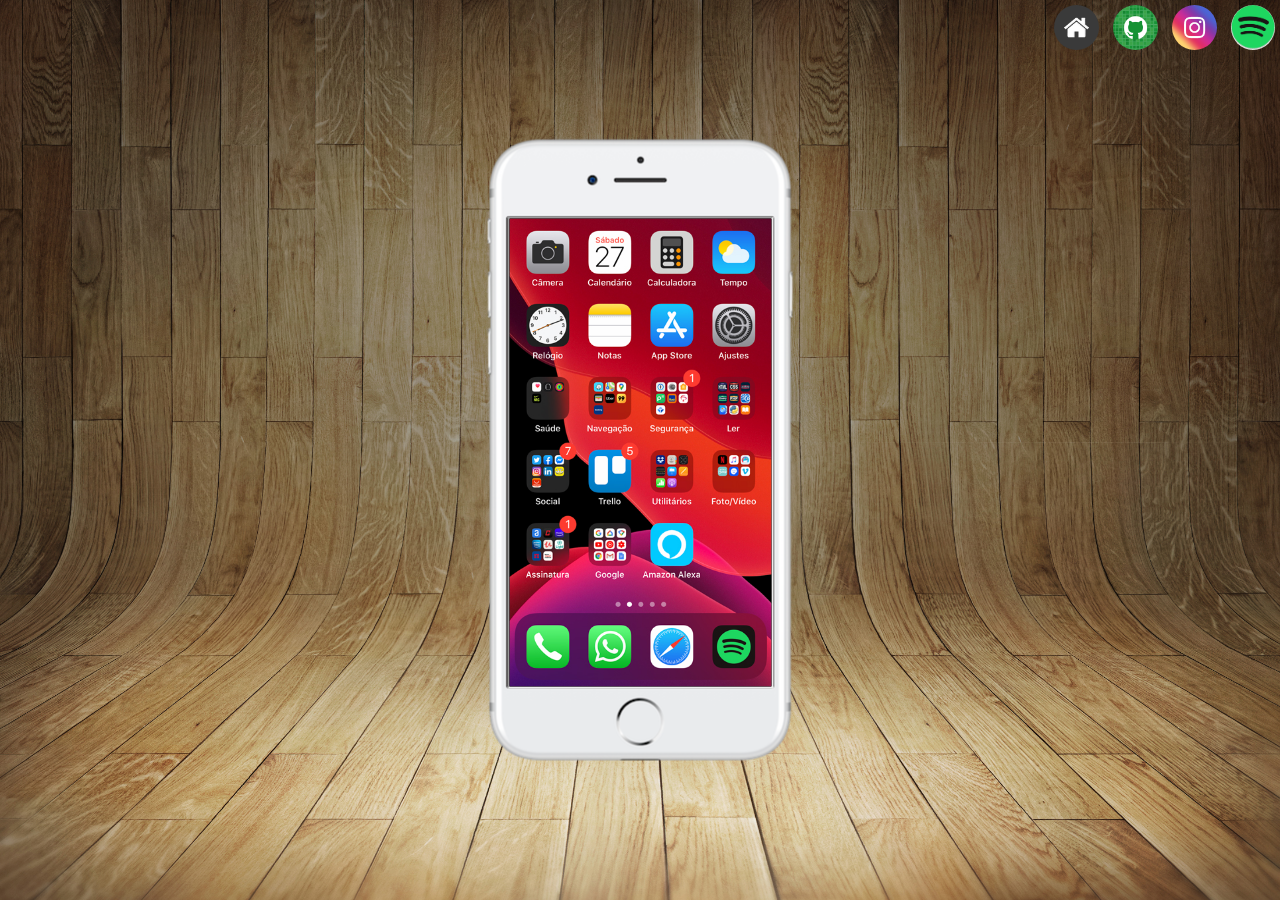
<file: index.html>
<!DOCTYPE html>
<html lang="pt-br">
<head>
    <meta charset="UTF-8">
    <meta http-equiv="X-UA-Compatible" content="IE=edge">
    <meta name="viewport" content="width=device-width, initial-scale=1.0">
    <title>Projeto Redes Sociais</title>
    <link rel="shortcut icon" href="favicon.ico" type="image/x-icon">
    <link rel="stylesheet" href="estilo/estilo.css">
</head>
<body>
    <main>
        <section id="celular">
            <iframe src="home.html" name="inicio" id="inicio">
            Foi mal.. Mas seu navagador não suporta!!
            </iframe>
        </section>

        <section id="social">
            <a href="home.html" target="inicio"><img src="estilo/imagens/logo-home.jpg" alt="home"></a>
            <a href="github.html" target="inicio"><img src="estilo/imagens/logo-github.jpg" alt="Github"></a>
            <a href="instagram.html" target="inicio"><img src="estilo/imagens/logo-instagram.jpg" alt="Instagram"></a>
            <a href="spotify.html" target="inicio"><img src="estilo/imagens/logo-spotify.png" alt="spotify"></a>
           
        </section>
    </main>
</body>
</html>
</file>
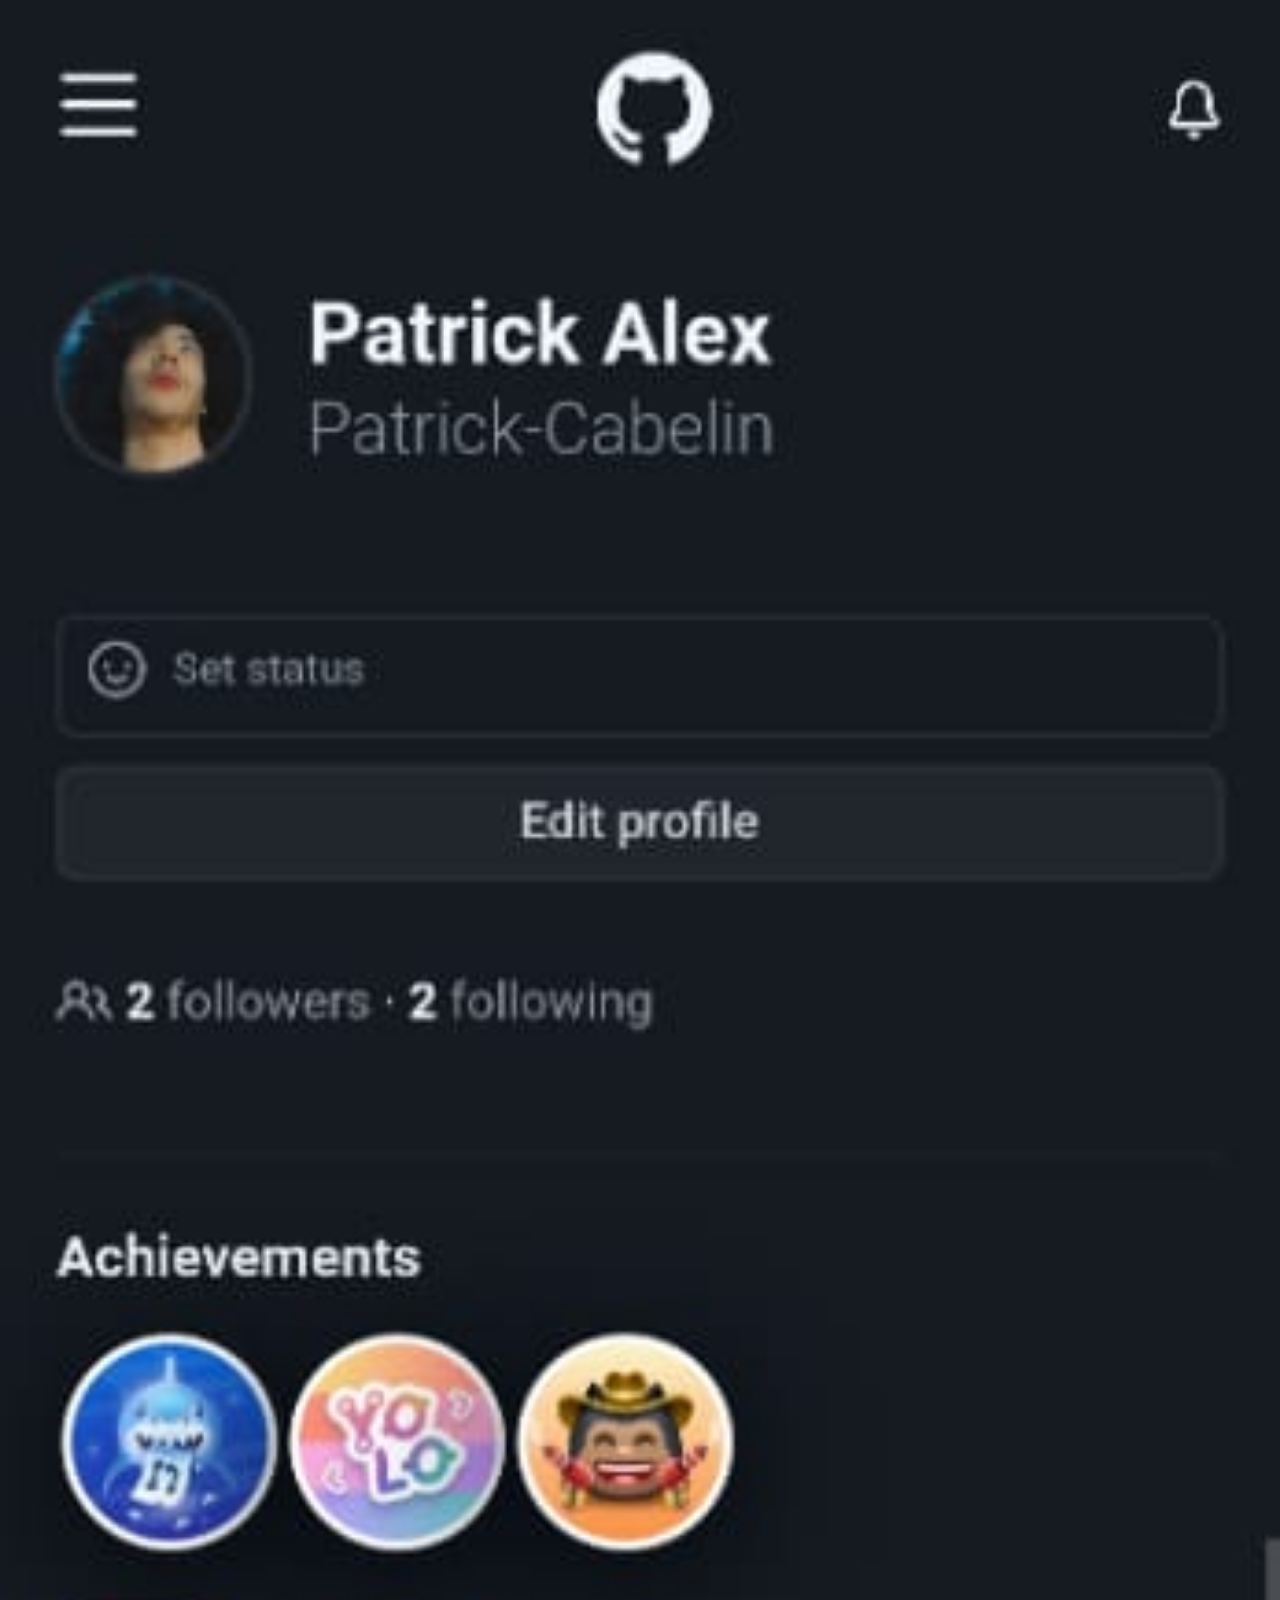
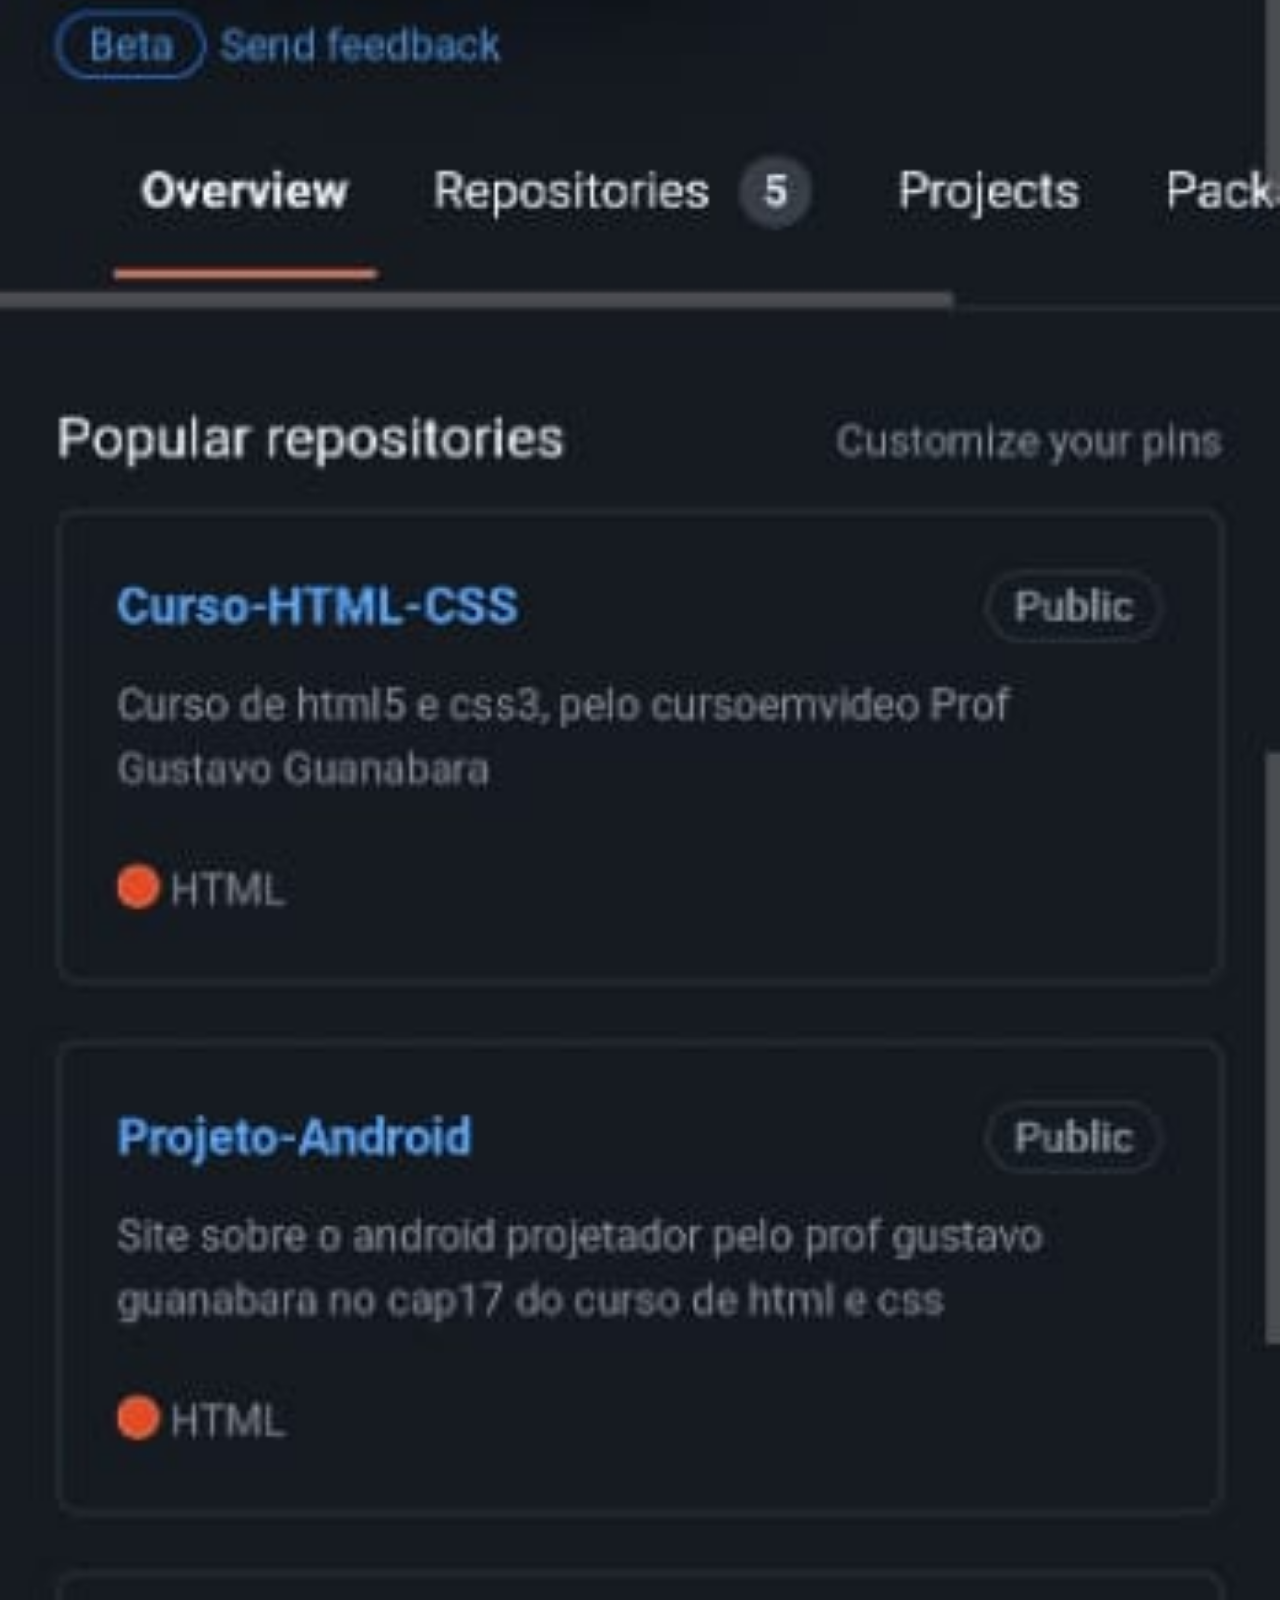
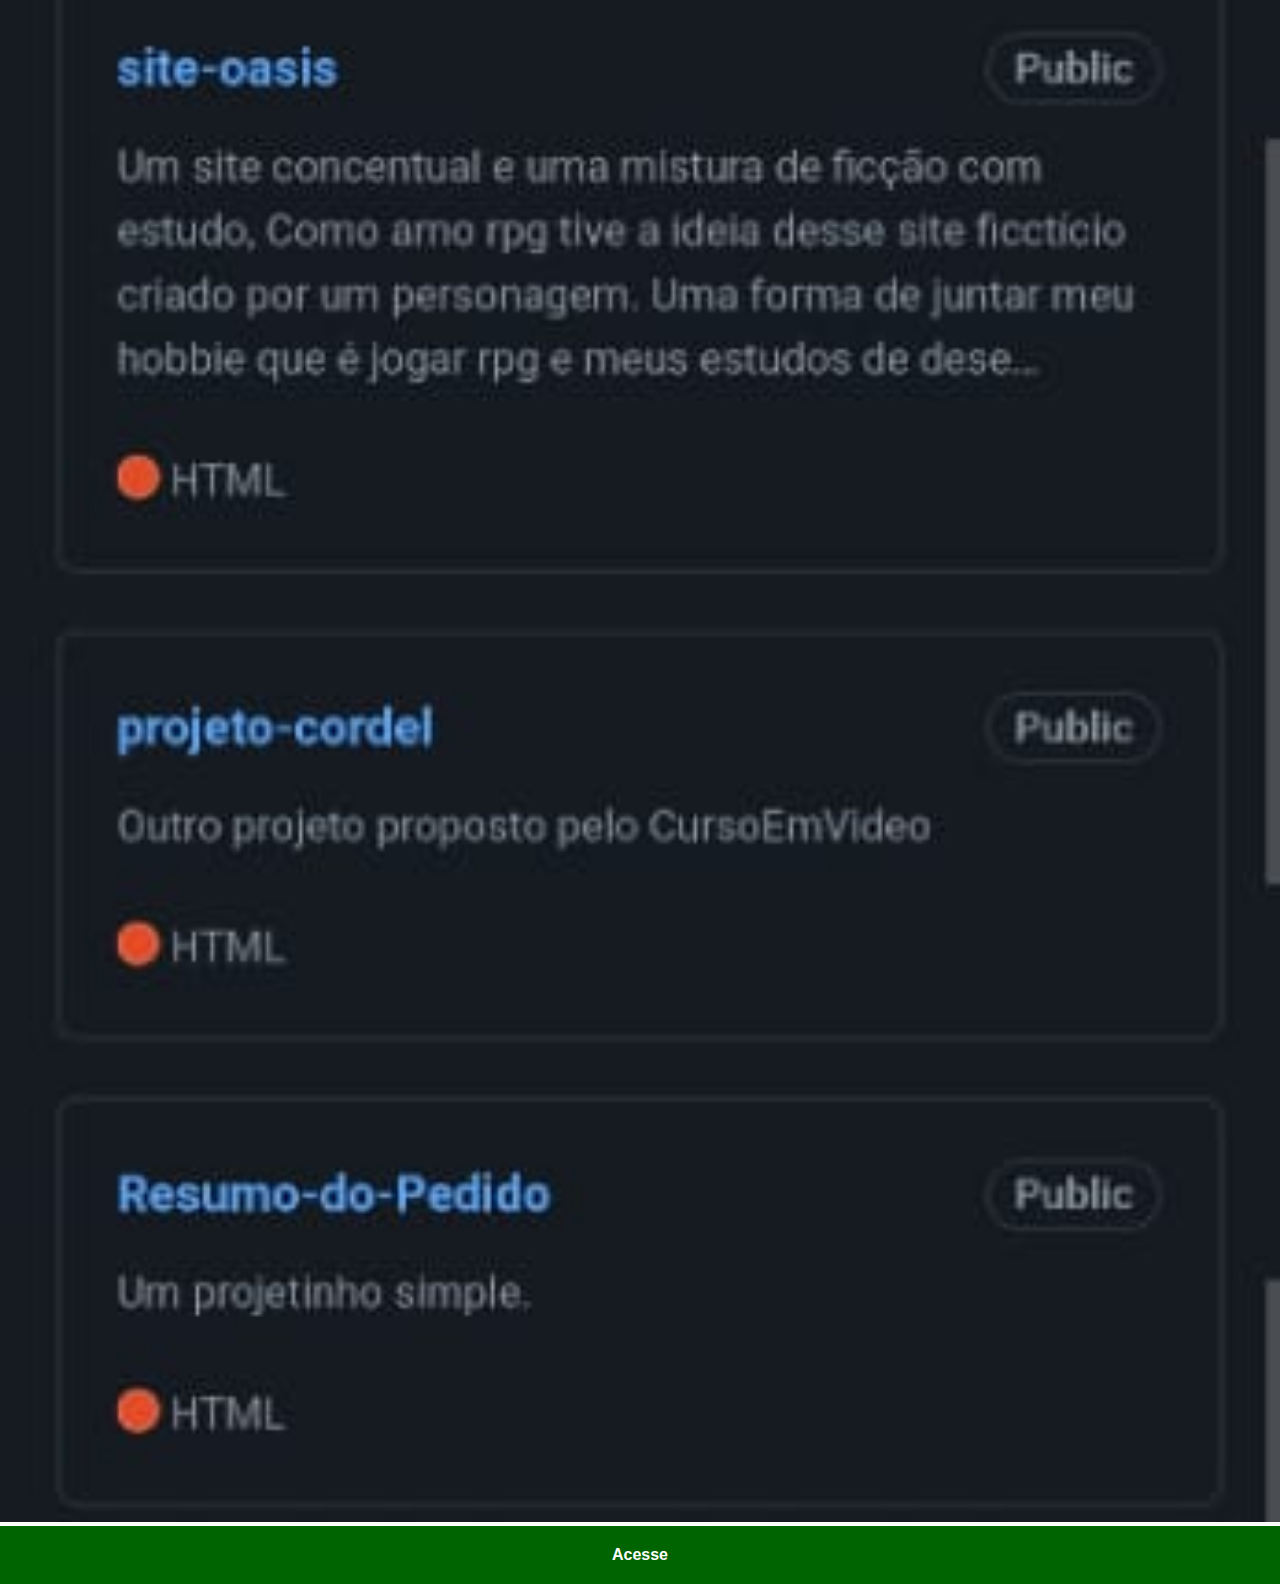
<file: github.html>
<!DOCTYPE html>
<html lang="pt-br">
<head>
    <meta charset="UTF-8">
    <meta http-equiv="X-UA-Compatible" content="IE=edge">
    <meta name="viewport" content="width=device-width, initial-scale=1.0">
    <title>Github</title>
    <link rel="stylesheet" href="estilo/social.css">
</head>
<body>
    <img src="estilo/imagens/tela-github.jpeg" alt="Github">
    <a href="https://github.com/Patrick-Cabelin" target="_black">Acesse</a>
</body>
</html>
</file>
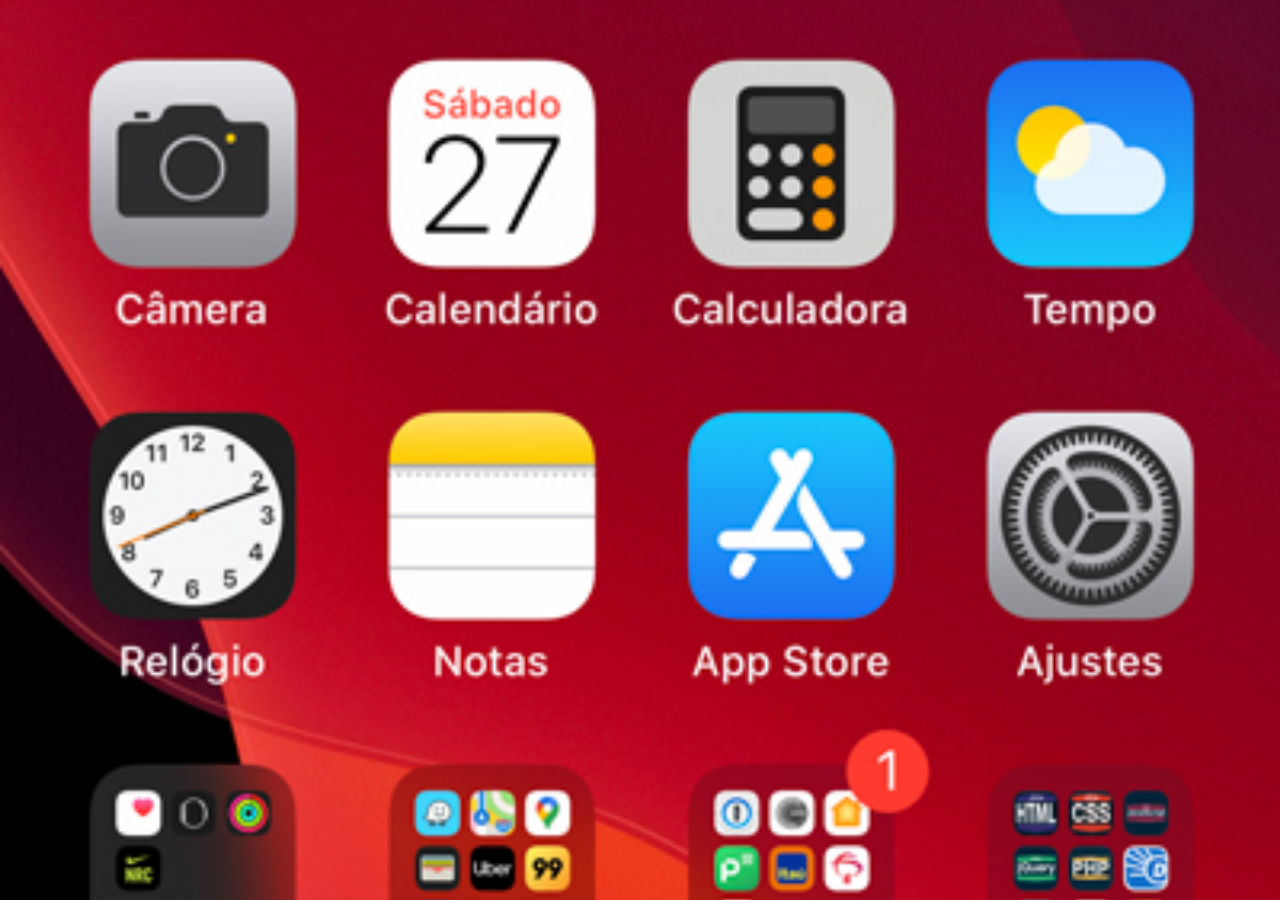
<file: home.html>
<!DOCTYPE html>
<html lang="pt-br">
<head>
    <meta charset="UTF-8">
    <meta http-equiv="X-UA-Compatible" content="IE=edge">
    <meta name="viewport" content="width=device-width, initial-scale=1.0">
    <title>homepage</title>
    <style>
        *{

            margin: 0px;
            padding: 0px;
            
        }
        body{
            height: 100vh;
            width: 100vw;
            background: black url("estilo/imagens/tela-home.jpg") no-repeat top center / cover;
        }
    </style>
</head>
<body>
    
</body>
</html>
</file>
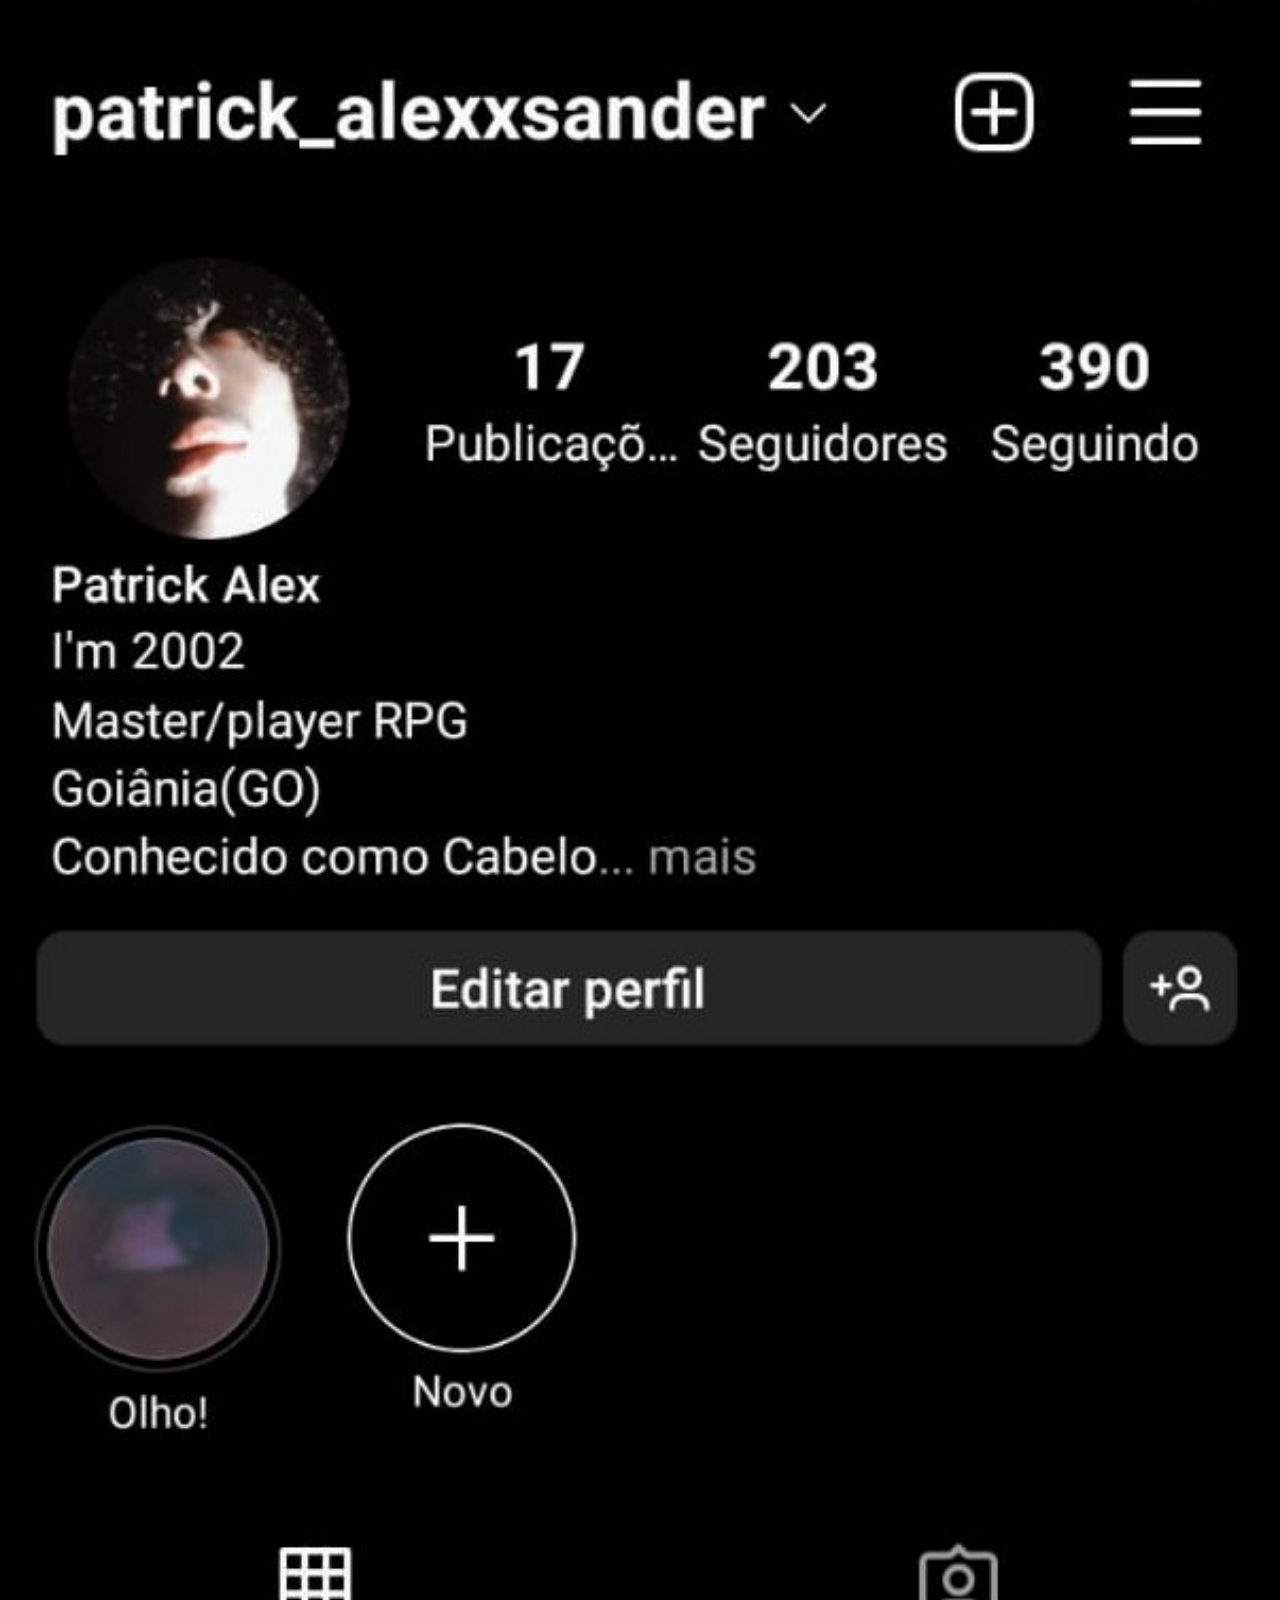
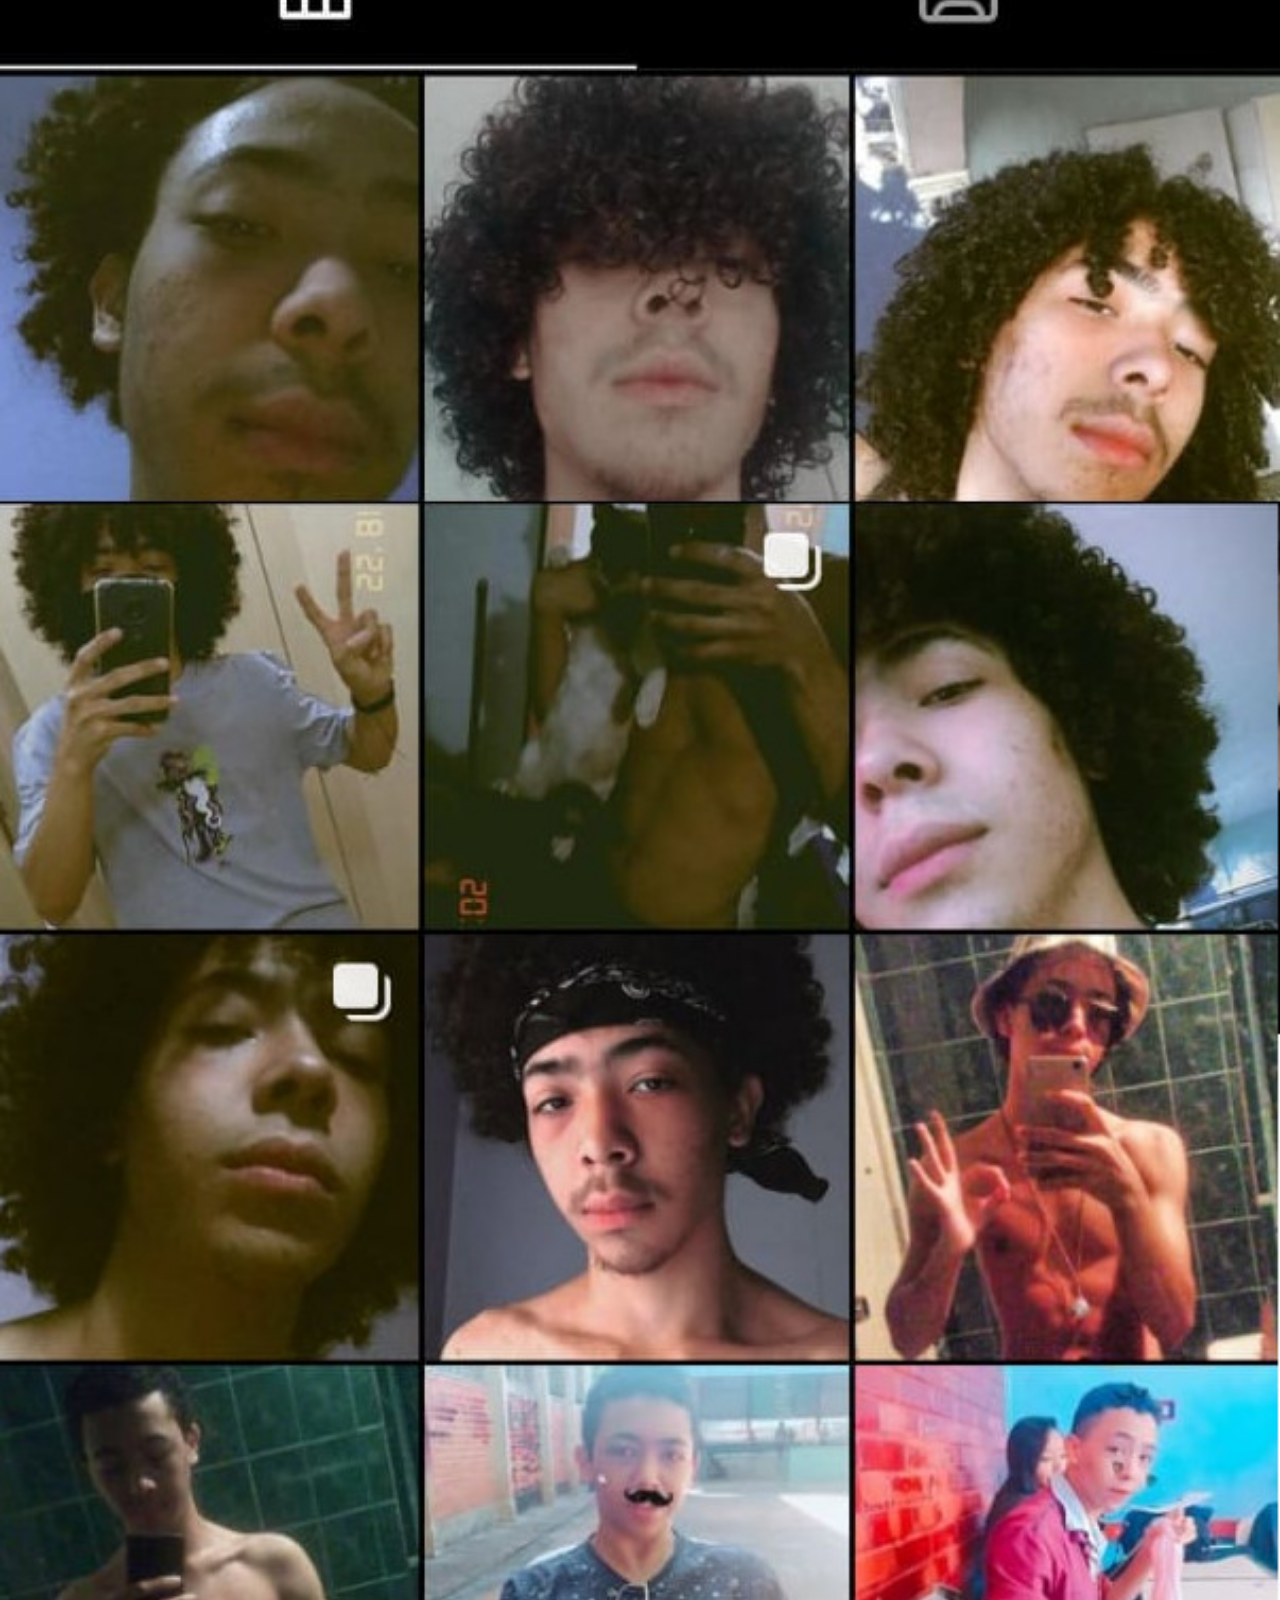
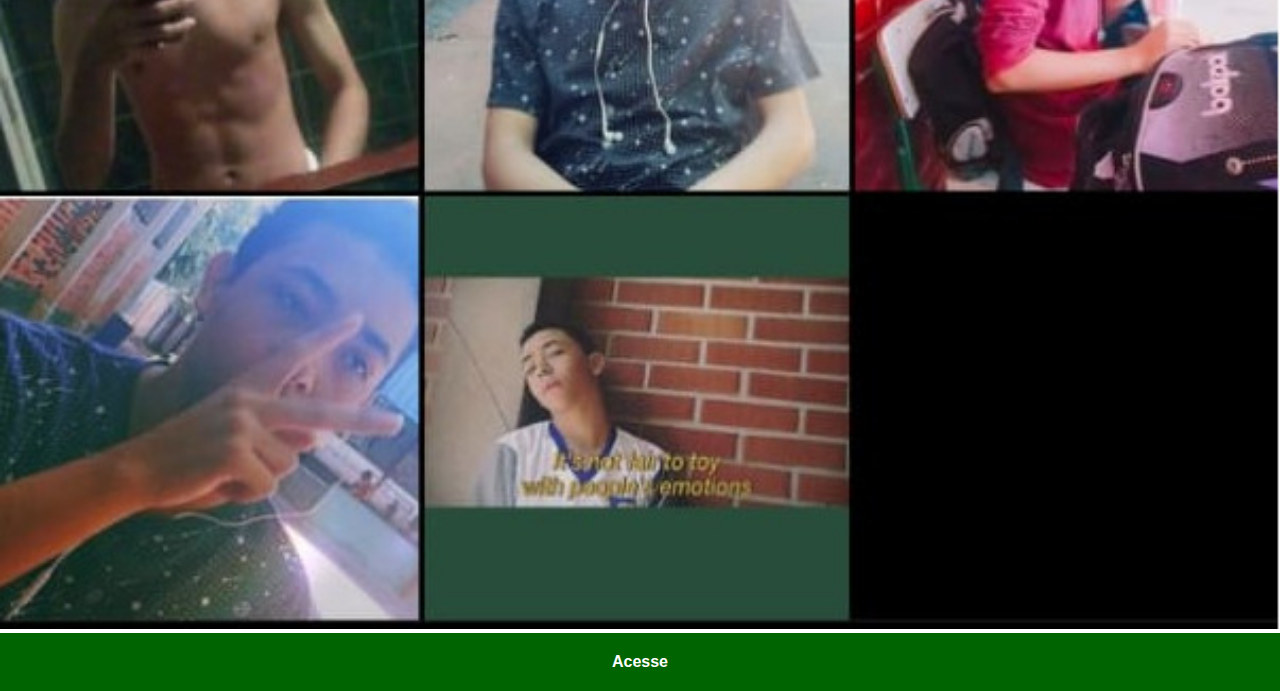
<file: instagram.html>
<!DOCTYPE html>
<html lang="pt-br">
<head>
    <meta charset="UTF-8">
    <meta http-equiv="X-UA-Compatible" content="IE=edge">
    <meta name="viewport" content="width=device-width, initial-scale=1.0">
    <title>Instagram</title>
    <link rel="stylesheet" href="estilo/social.css">
</head>
<body>
    <img src="estilo/imagens/tela-instagram.jpeg" alt="Instagram">
    <a href="https://www.instagram.com/patrick_alexxsander/" target="_blank">Acesse</a>
</body>
</html>
</file>
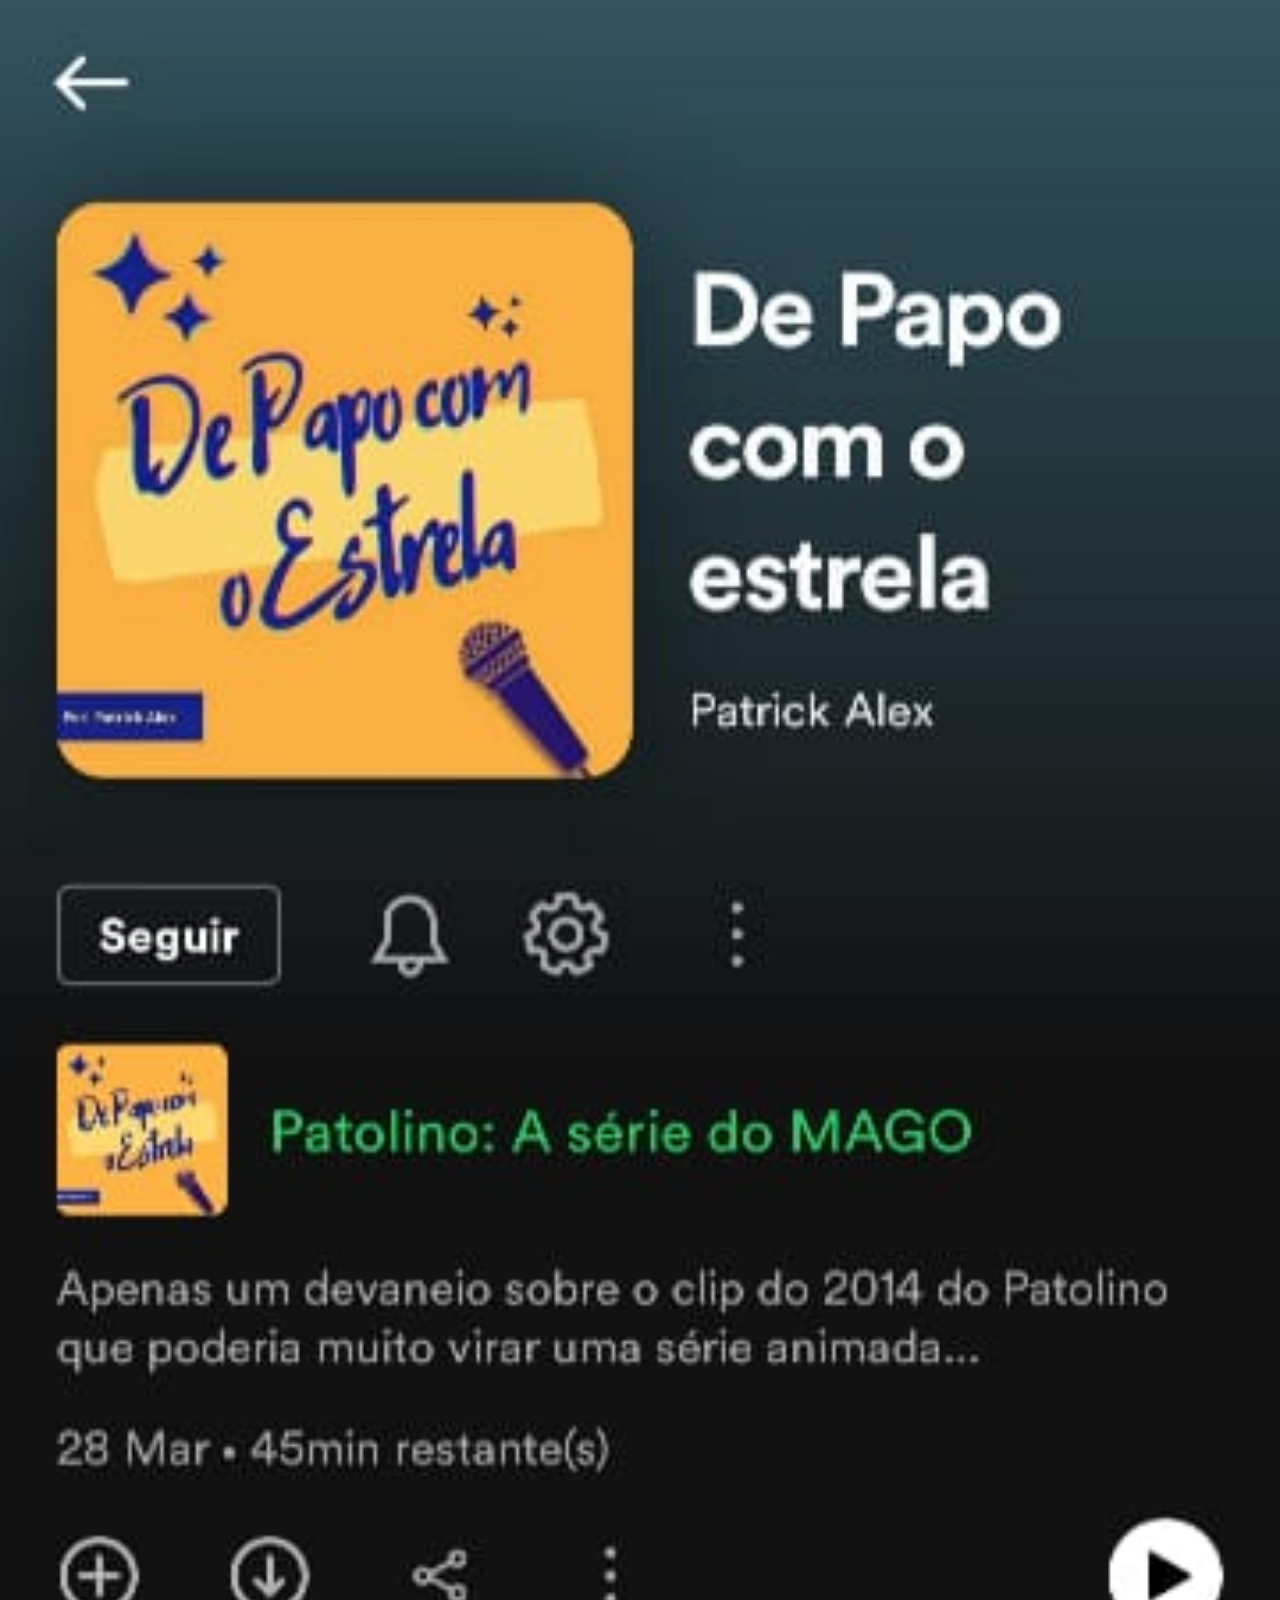
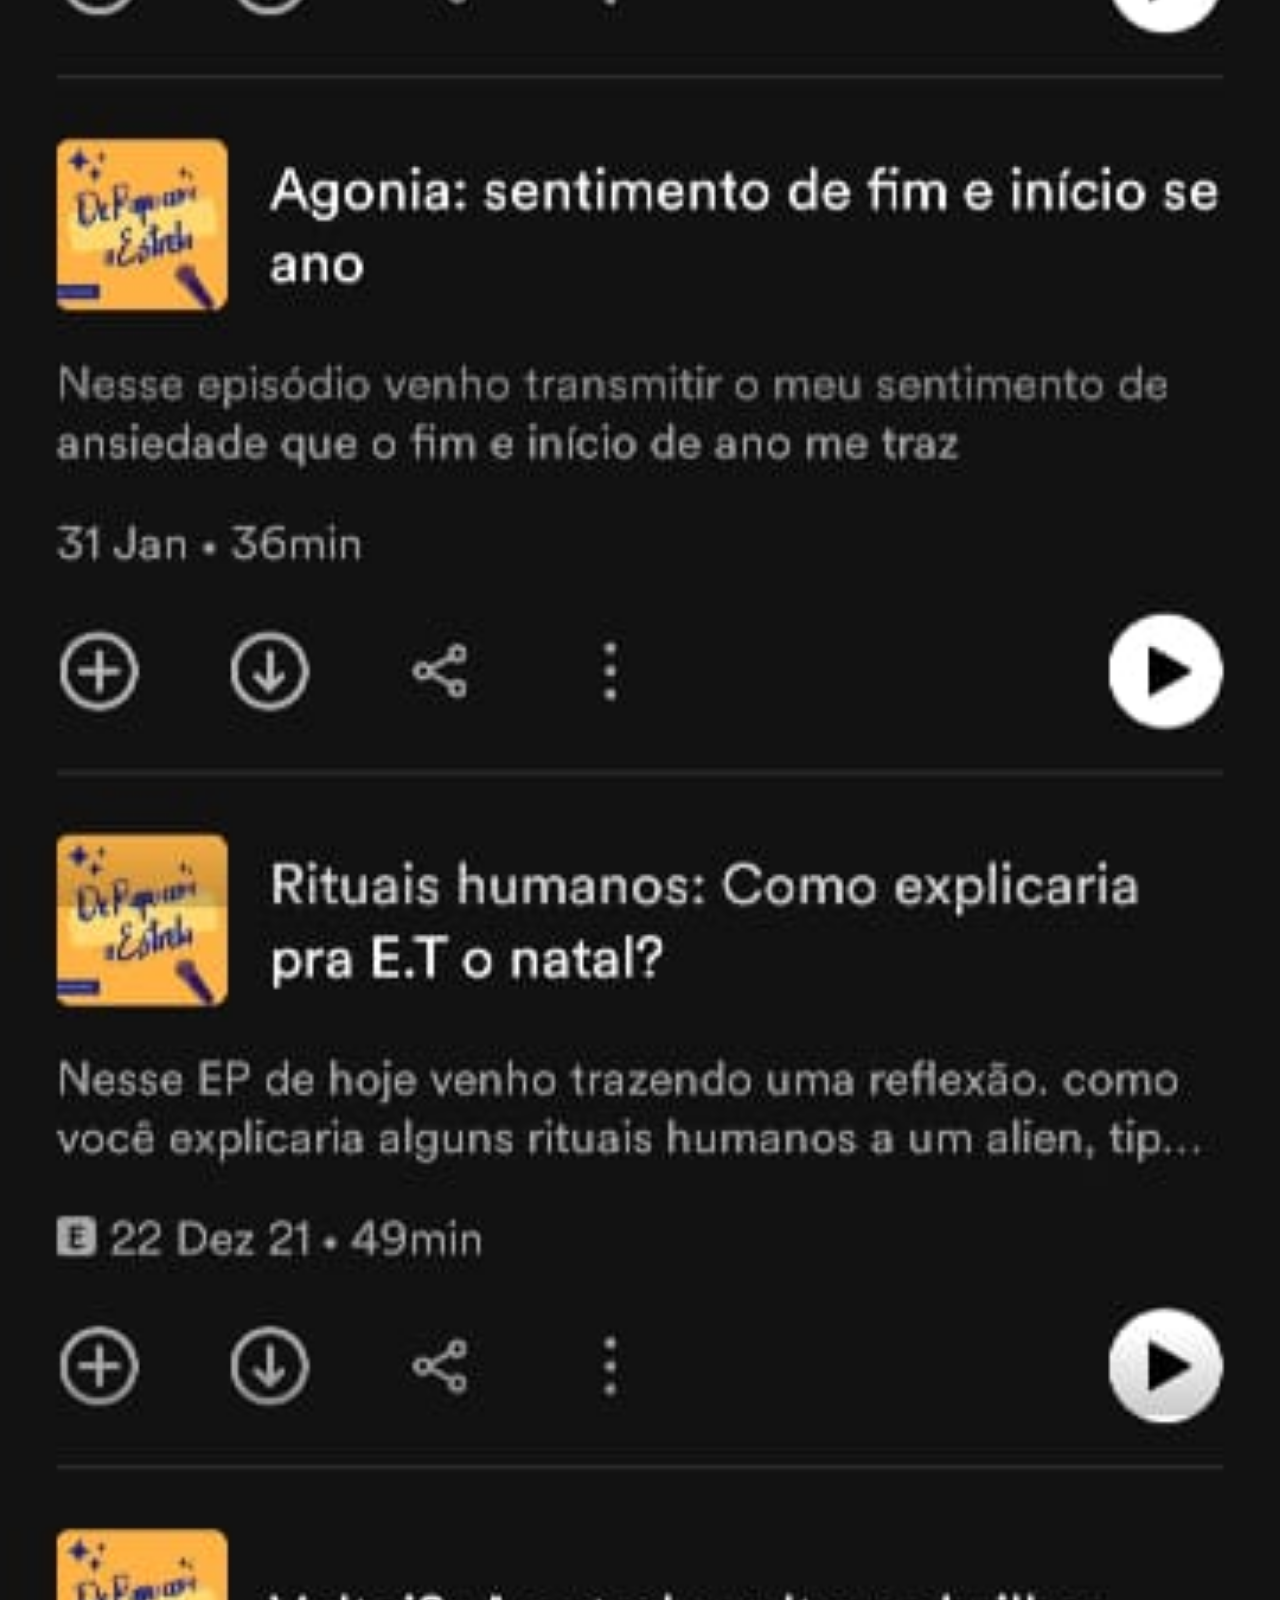
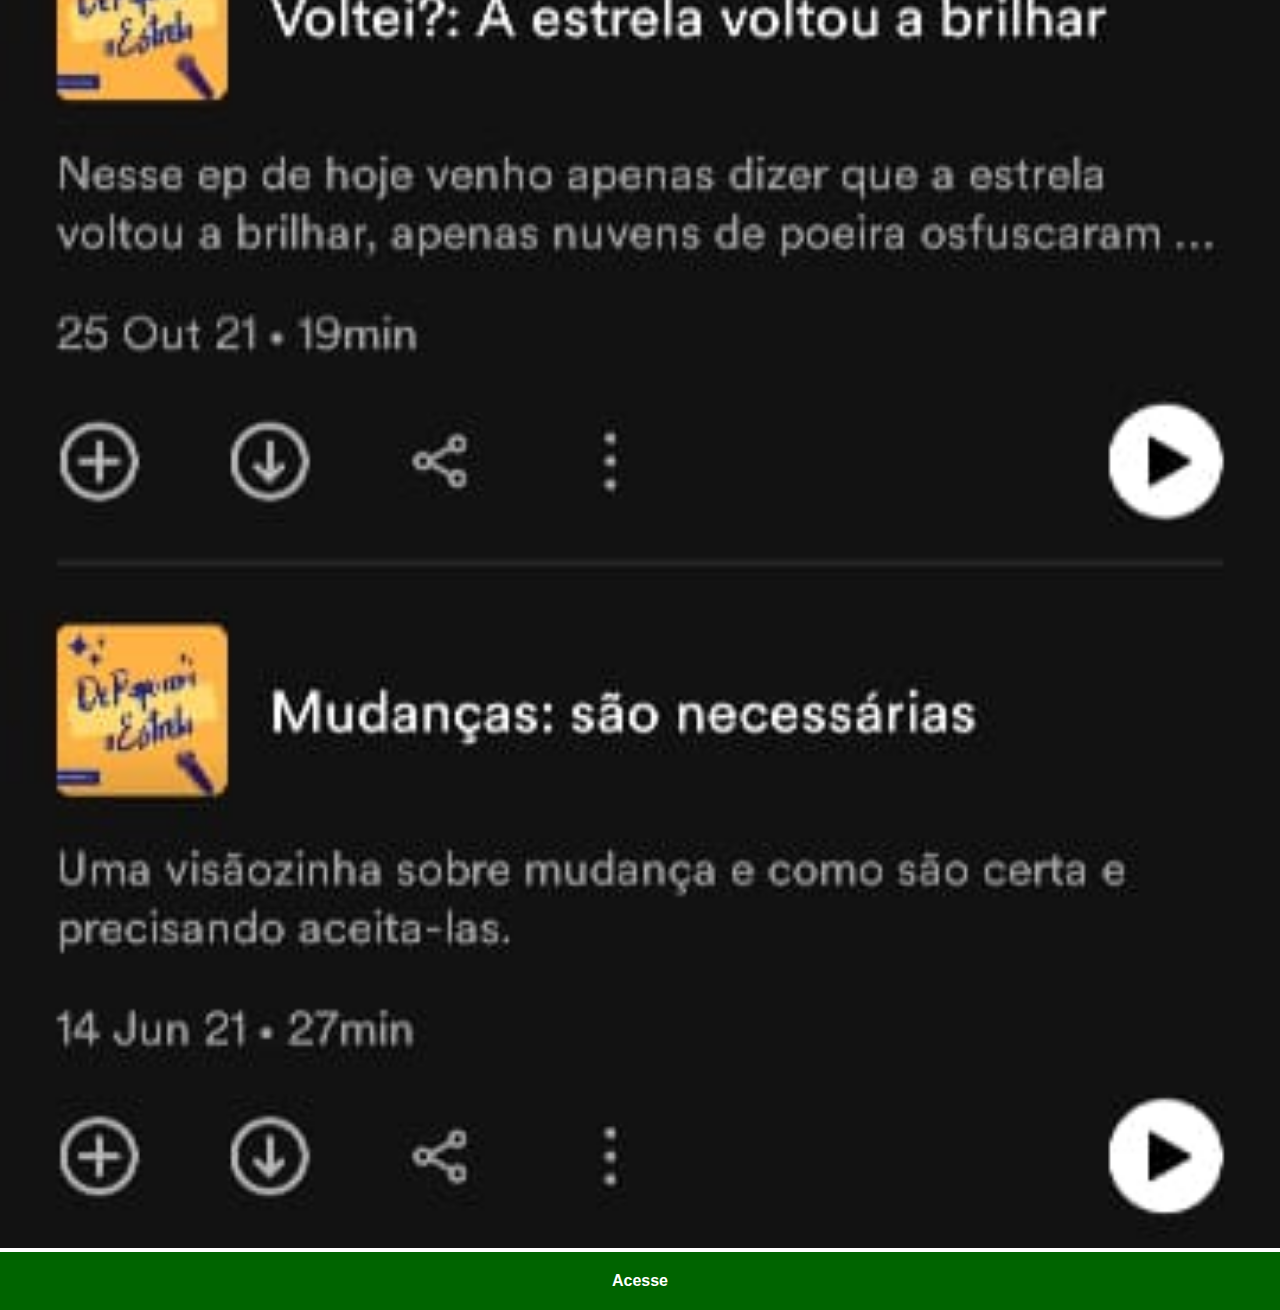
<file: spotify.html>
<!DOCTYPE html>
<html lang="pt-br">
<head>
    <meta charset="UTF-8">
    <meta http-equiv="X-UA-Compatible" content="IE=edge">
    <meta name="viewport" content="width=device-width, initial-scale=1.0">
    <title>podcast</title>
    <link rel="stylesheet" href="estilo/social.css">
</head>
<body>
    <img src="estilo/imagens/tela-spotify.jpeg" alt="Spotify">
    <a href="https://open.spotify.com/show/5o7elCDAVVa6VNhpEbotiC?si=0fcf1403b45a44c2" target="_blank">Acesse</a>
</body>
</html>
</file>
<file: estilo/estilo.css>
@charset "UTF-8";
*{
    margin: 0px;
    padding:0px;
}

html, body{
    height: 100vh;
    width: 100vw;
    background-color: black;

}

body{
    background: url("imagens/fundo-madeira.jpg") no-repeat top center / cover;
}

main{
    height: 100vh;
    position: relative;
}

#celular{
    position: absolute;
    top: 50%;
    left: 50%;
    transform: translate(-50% , -50%);

    height: 627px;
    width: 311px;
    background:url("imagens/frame-iphone.png") no-repeat fixed;
    
}

#inicio{
    position: relative;
    top: 80px;
    left: 23px;
    width: 262px;
    height: 468px;
}
#social{
    text-align: right;
}
#social img{
    height: 45px;
    margin: 5px;
    border-radius: 50%;
    box-shadow: 2px 2px 5px rbga(0, 0, 0, 0.350);
    box-sizing: border-box;
}
#social img:hover{
    border: 2px solid rgb(70, 69, 69) ;
    transform: translate(-10% , -10%);
    box-shadow: 5px 5px 10px rgba(0, 0, 0, 0.333);
    transition: transform .4s, border .5s;
}
</file>
<file: estilo/social.css>
@charset "UTF-8";

*{
    margin: 0px;
    padding: 0px;
    font-family: Arial, Helvetica, sans-serif;
}

::-webkit-scrollbar{
    width: 0px;
    height: 0px;
}

img{
    width: 100vw;
}

a{
    display: block;
    background-color: darkgreen;
    color: white;
    padding: 20px;
    text-align: center;
    font-weight: bold;
    text-decoration: none;
}

a:hover{
    background-color: green;
}
</file>
